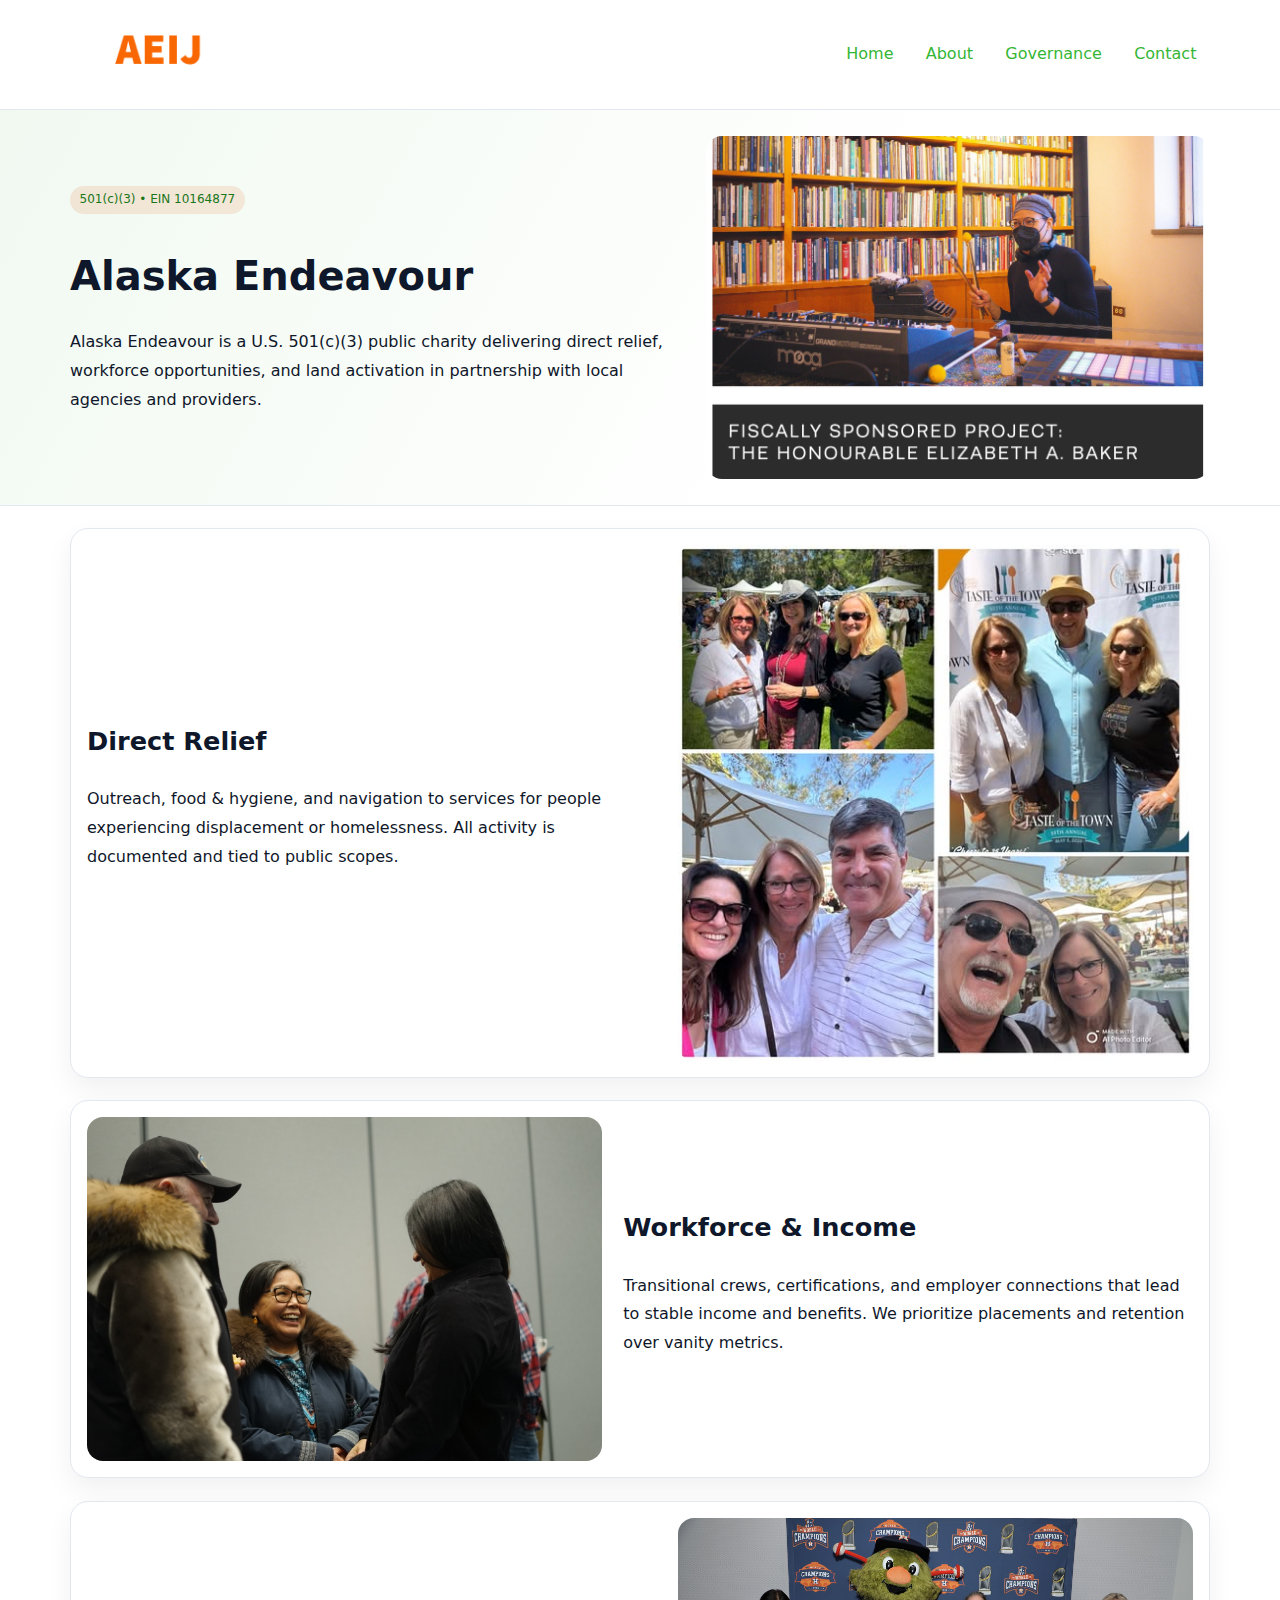
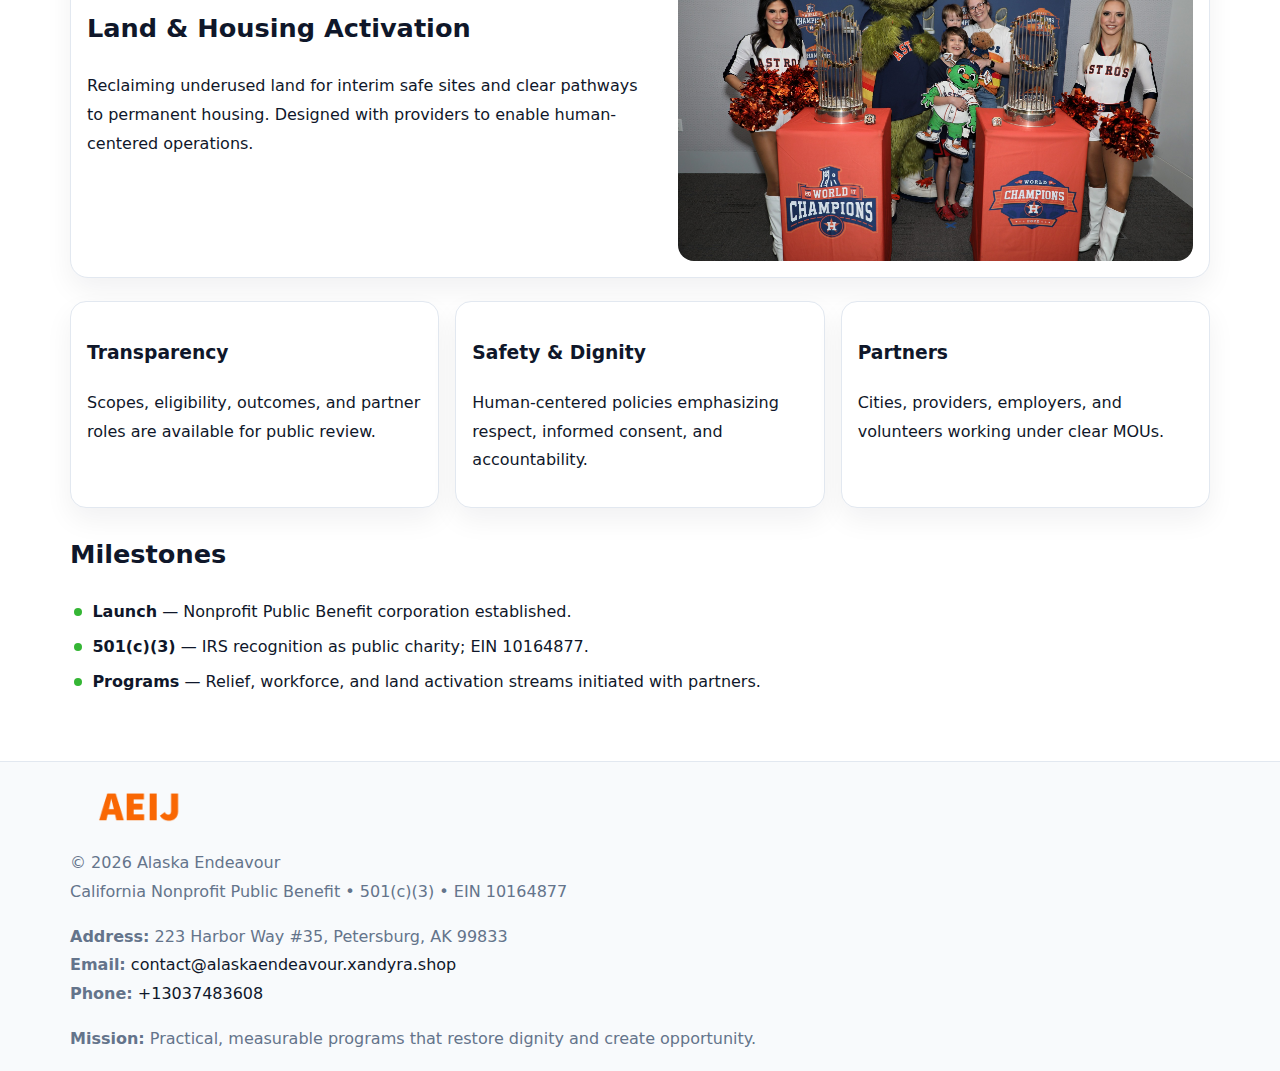
<file: index.html>
<!doctype html><html lang="en"><head>
<meta charset="utf-8">
<meta name="viewport" content="width=device-width,initial-scale=1">
<title>Alaska Endeavour – Nonprofit • 2025</title>
<link rel="stylesheet" href="assets/styles.css">
<link rel="icon" href="images/logo.png">
<meta name="data-ein" content="10164877">
<meta name="data-name" content="Alaska Endeavour">
<meta name="data-email" content="contact@alaskaendeavour.xandyra.shop">
<meta name="data-phone" content="+13037483608">
<meta name="data-address" content="223 Harbor Way #35,
Petersburg, AK 99833">
<meta name="data-map" content="223+Harbor+Way+#35,+Petersburg,+AK+99833">
  <meta name="description" content="We are a 501(c)(3) organization advancing community services, education, and direct relief through transparent programs, local partnerships, and measurable outcomes.">
<meta name="facebook-domain-verification" content="ycl5hhedccu7ls1y12t2xodcrdimjt" />
</head><body>
<div style="position:absolute;left:-9999px;top:-9999px;opacity:0" data-uniq="{{UNIQUE_BLOB}}">
  <span>We are a 501(c)(3) organization advancing community services, education, and direct relief through transparent programs, local partnerships, and measurable outcomes.</span><svg width="12" height="12" viewBox="0 0 12 12" xmlns="http://www.w3.org/2000/svg"><circle cx="6" cy="6" r="5" fill="#b45309"/></svg><img src="images/programs.jpg" width="1" height="1" alt="" loading="lazy"/>
</div>

<header>
  <div class="c3c701a9434">
    <a href="index.html"><img src="images/logo.png" alt="Alaska Endeavour" style="width:150px"></a>
    <nav>
      <a class="active" href="index.html">Home</a>
      <a href="about.html">About</a>
      <a href="governance.html">Governance</a>
      <a href="contact.html">Contact</a>
    </nav>
  </div>
</header>

<section class="ce37c5750d9">
  <div class="c675d188275">
    <div>
      <span class="c6cfa4ac2ee">501(c)(3) • EIN 10164877</span>
      <h1>Alaska Endeavour</h1>
      <p class="ce592f701c8">Alaska Endeavour is a U.S. 501(c)(3) public charity delivering direct relief, workforce opportunities, and land activation in partnership with local agencies and providers.</p>
    </div>
    <img src="images/hero.jpg" alt="Community work">
  </div>
</section>

<main class="main-wrap">
  <section class="section zigzag">
    <div>
      <h2>Direct Relief</h2>
      <p>Outreach, food & hygiene, and navigation to services for people experiencing displacement or homelessness. All activity is documented and tied to public scopes.</p>
    </div>
    <img src="images/relief.jpg" alt="Relief program">
  </section>

  <section class="section zigzag reverse">
    <img src="images/jobs.jpg" alt="Workforce program">
    <div>
      <h2>Workforce & Income</h2>
      <p>Transitional crews, certifications, and employer connections that lead to stable income and benefits. We prioritize placements and retention over vanity metrics.</p>
    </div>
  </section>

  <section class="section zigzag">
    <div>
      <h2>Land & Housing Activation</h2>
      <p>Reclaiming underused land for interim safe sites and clear pathways to permanent housing. Designed with providers to enable human-centered operations.</p>
    </div>
    <img src="images/land.jpg" alt="Land activation">
  </section>

  <section class="section cards">
    <article class="c12386dc209">
      <h3>Transparency</h3>
      <p>Scopes, eligibility, outcomes, and partner roles are available for public review.</p>
    </article>
    <article class="c12386dc209">
      <h3>Safety & Dignity</h3>
      <p>Human-centered policies emphasizing respect, informed consent, and accountability.</p>
    </article>
    <article class="c12386dc209">
      <h3>Partners</h3>
      <p>Cities, providers, employers, and volunteers working under clear MOUs.</p>
    </article>
  </section>

  <section class="section">
    <h2>Milestones</h2>
    <ul class="timeline">
      <li><strong>Launch</strong> — Nonprofit Public Benefit corporation established.</li>
      <li><strong>501(c)(3)</strong> — IRS recognition as public charity; EIN 10164877.</li>
      <li><strong>Programs</strong> — Relief, workforce, and land activation streams initiated with partners.</li>
    </ul>
  </section>
</main>

<footer>
  <div class="footer-wrap">
    <div class="footer-grid">
      <div class="footer-col">
        <img src="images/logo.png" alt="" style="width:140px;margin-bottom:.4rem">
        <div class="small">© <span id="year"></span> Alaska Endeavour</div>
        <div class="small">California Nonprofit Public Benefit • 501(c)(3) • EIN 10164877</div>
      </div>
      <div class="footer-col">
        <div class="small"><strong>Address:</strong> 223 Harbor Way #35,
Petersburg, AK 99833</div>
        <div class="small"><strong>Email:</strong> <a href="mailto:contact@alaskaendeavour.xandyra.shop">contact@alaskaendeavour.xandyra.shop</a></div>
        <div class="small"><strong>Phone:</strong> <a href="tel:+13037483608">+13037483608</a></div>
      </div>
      <div class="footer-col">
        <div class="small"><strong>Mission:</strong> Practical, measurable programs that restore dignity and create opportunity.</div>
      </div>
    </div>
  </div>
</footer>

<script>
(function(){
  function m(n){const e=document.querySelector('meta[name="'+n+'"]');return e?e.content:'';}
  function h(s){let x=2166136261>>>0;for(let i=0;i<s.length;i++){x^=s.charCodeAt(i);x=(x*16777619)>>>0;}return x>>>0;}
  const key = h((m('data-ein') || m('data-name') || '0').replace(/\s+/g,''));
  const H = key % 360, S = 55 + (key % 20), L = 46;
  const r = document.documentElement;
  r.style.setProperty('--brand', `hsl(${H} ${S}% ${L}%)`);
  r.style.setProperty('--brand-ink', `hsl(${H} ${Math.min(95,S+10)}% ${Math.max(20,L-18)}%)`);
  r.style.setProperty('--soft', `hsl(${H} ${Math.max(40,S-25)}% 96%)`);
  const y = document.getElementById('year'); if (y) y.textContent = new Date().getFullYear();
})();
</script>
</body></html>
</file>
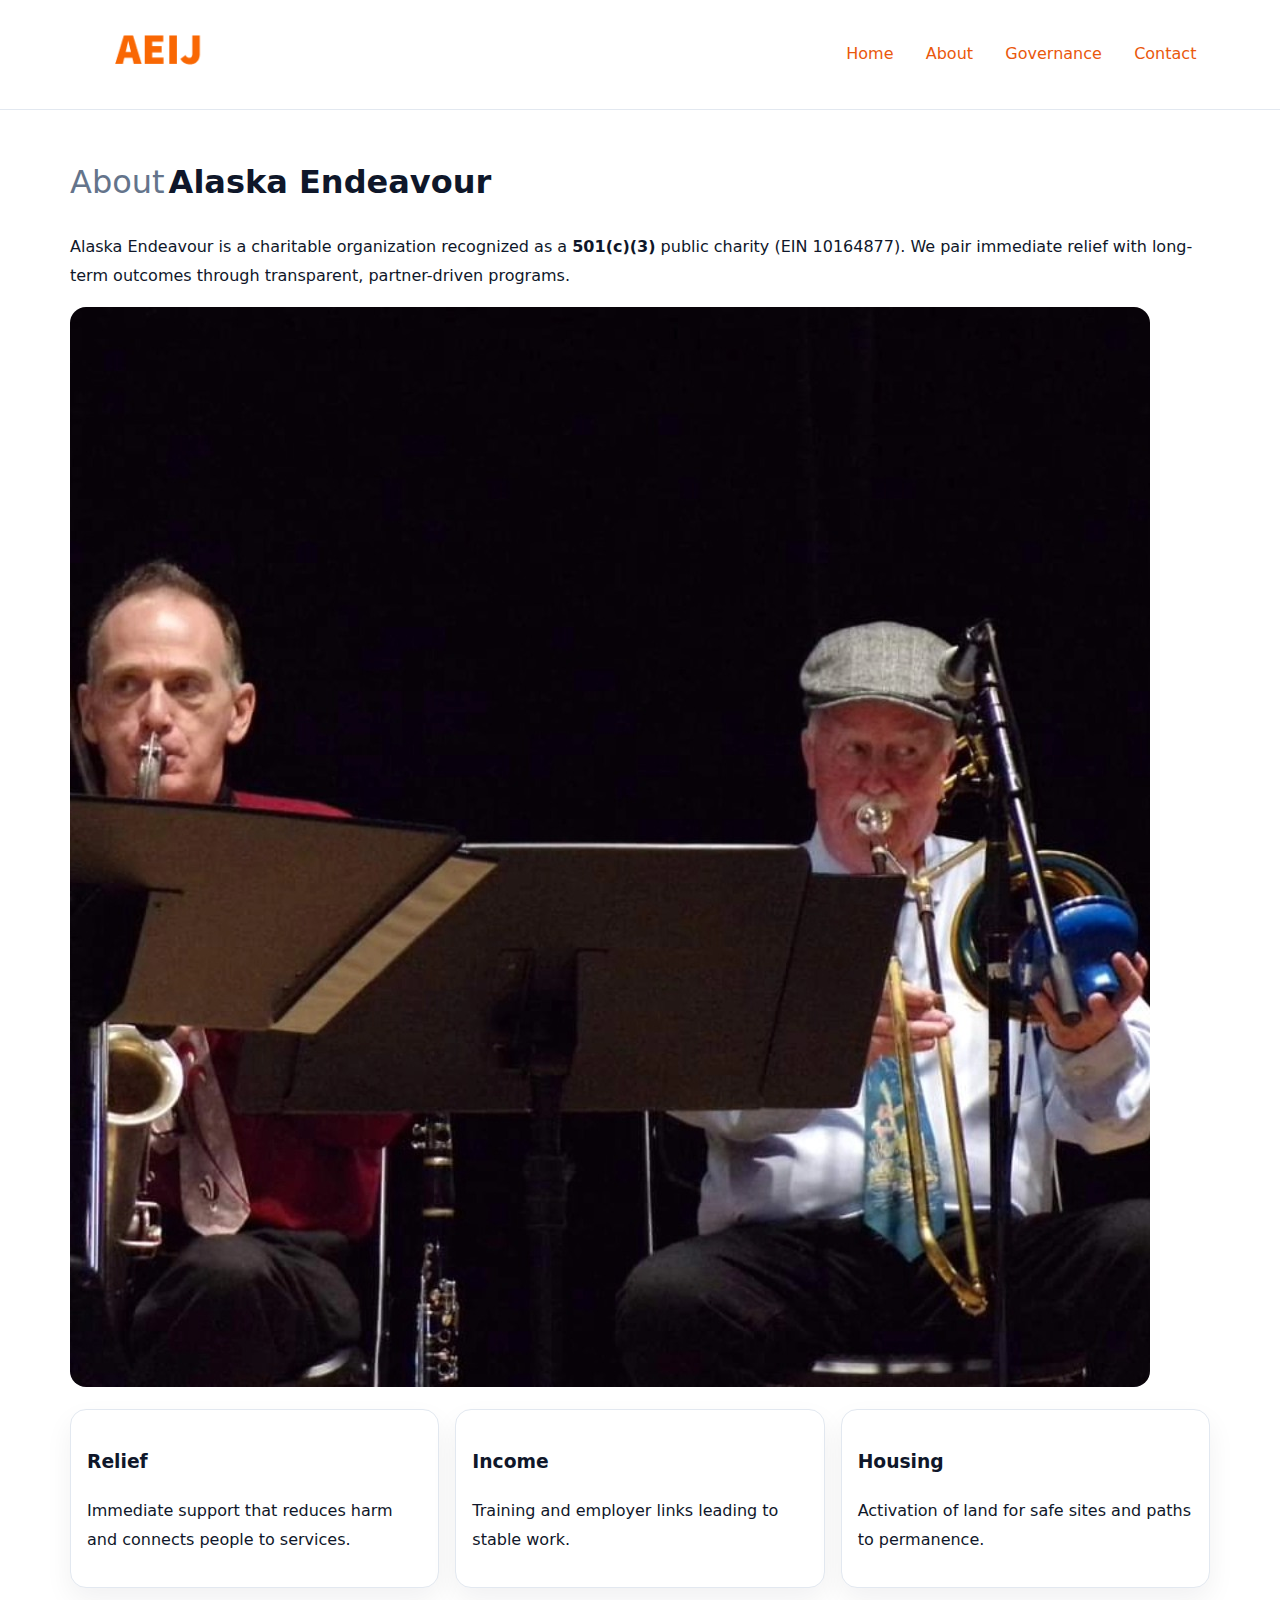
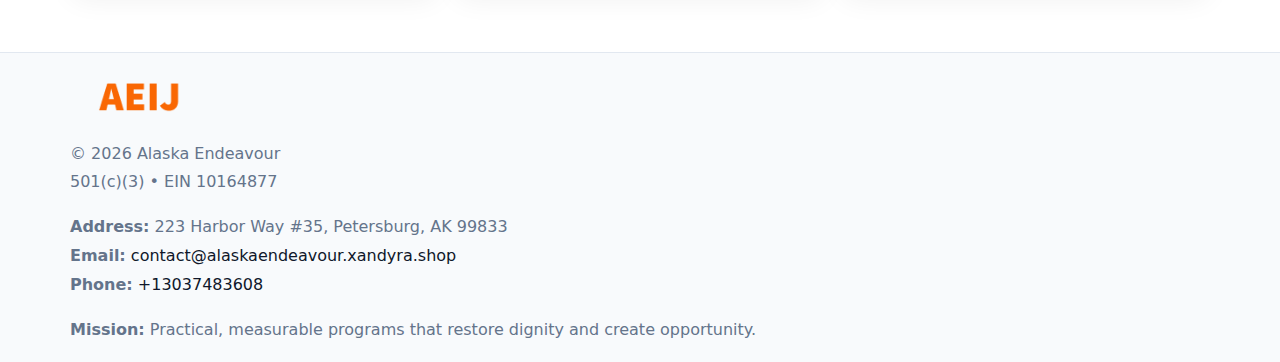
<file: about.html>
<!doctype html><html lang="en"><head>
<meta charset="utf-8">
<meta name="viewport" content="width=device-width,initial-scale=1">
<title>Alaska Endeavour – Nonprofit • 2025</title>
<link rel="stylesheet" href="assets/styles.css">
<link rel="icon" href="images/logo.png">
<meta name="data-ein" content="10164877">
<meta name="data-name" content="Alaska Endeavour">
<style>
h1 span.label{
  font-weight:500;
  color:var(--muted);
  margin-right:.25rem;
}
h1 span.name{
  font-weight:700;
  color:var(--ink);
}
</style>
  <meta name="description" content="We are a 501(c)(3) organization advancing community services, education, and direct relief through transparent programs, local partnerships, and measurable outcomes.">
</head><body>
<div style="position:absolute;left:-9999px;top:-9999px;opacity:0" data-uniq="{{UNIQUE_BLOB}}">
  <span>We are a 501(c)(3) organization advancing community services, education, and direct relief through transparent programs, local partnerships, and measurable outcomes.</span><svg width="12" height="12" viewBox="0 0 12 12" xmlns="http://www.w3.org/2000/svg"><circle cx="6" cy="6" r="5" fill="#b45309"/></svg><img src="images/jobs.jpg" width="1" height="1" alt="" loading="lazy"/>
</div>

<header>
  <div class="c3c701a9434">
    <a href="index.html"><img src="images/logo.png" style="width:150px" alt=""></a>
    <nav>
      <a href="index.html">Home</a>
      <a class="active" href="about.html">About</a>
      <a href="governance.html">Governance</a>
      <a href="contact.html">Contact</a>
    </nav>
  </div>
</header>

<main class="main-wrap">
  <section class="section">
    <h1><span class="label">About</span><span class="name">Alaska Endeavour</span></h1>
    <p>Alaska Endeavour is a charitable organization recognized as a <strong>501(c)(3)</strong> public charity (EIN 10164877). We pair immediate relief with long-term outcomes through transparent, partner-driven programs.</p>
    <img src="images/about.jpg" alt="About us" style="margin-top:1rem">
  </section>

  <section class="section cards">
    <article class="c12386dc209"><h3>Relief</h3><p>Immediate support that reduces harm and connects people to services.</p></article>
    <article class="c12386dc209"><h3>Income</h3><p>Training and employer links leading to stable work.</p></article>
    <article class="c12386dc209"><h3>Housing</h3><p>Activation of land for safe sites and paths to permanence.</p></article>
  </section>
</main>

<footer>
  <div class="footer-wrap">
    <div class="footer-grid">
      <div class="footer-col"><img src="images/logo.png" alt="" style="width:140px;margin-bottom:.4rem"><div class="small">© <span id="year"></span> Alaska Endeavour</div><div class="small">501(c)(3) • EIN 10164877</div></div>
      <div class="footer-col"><div class="small"><strong>Address:</strong> 223 Harbor Way #35,
Petersburg, AK 99833</div><div class="small"><strong>Email:</strong> <a href="mailto:contact@alaskaendeavour.xandyra.shop">contact@alaskaendeavour.xandyra.shop</a></div><div class="small"><strong>Phone:</strong> <a href="tel:+13037483608">+13037483608</a></div></div>
      <div class="footer-col"><div class="small"><strong>Mission:</strong> Practical, measurable programs that restore dignity and create opportunity.</div></div>
    </div>
  </div>
</footer>
<script>(()=>{const y=document.getElementById('year');if(y)y.textContent=new Date().getFullYear();})();</script>
</body></html>
</file>
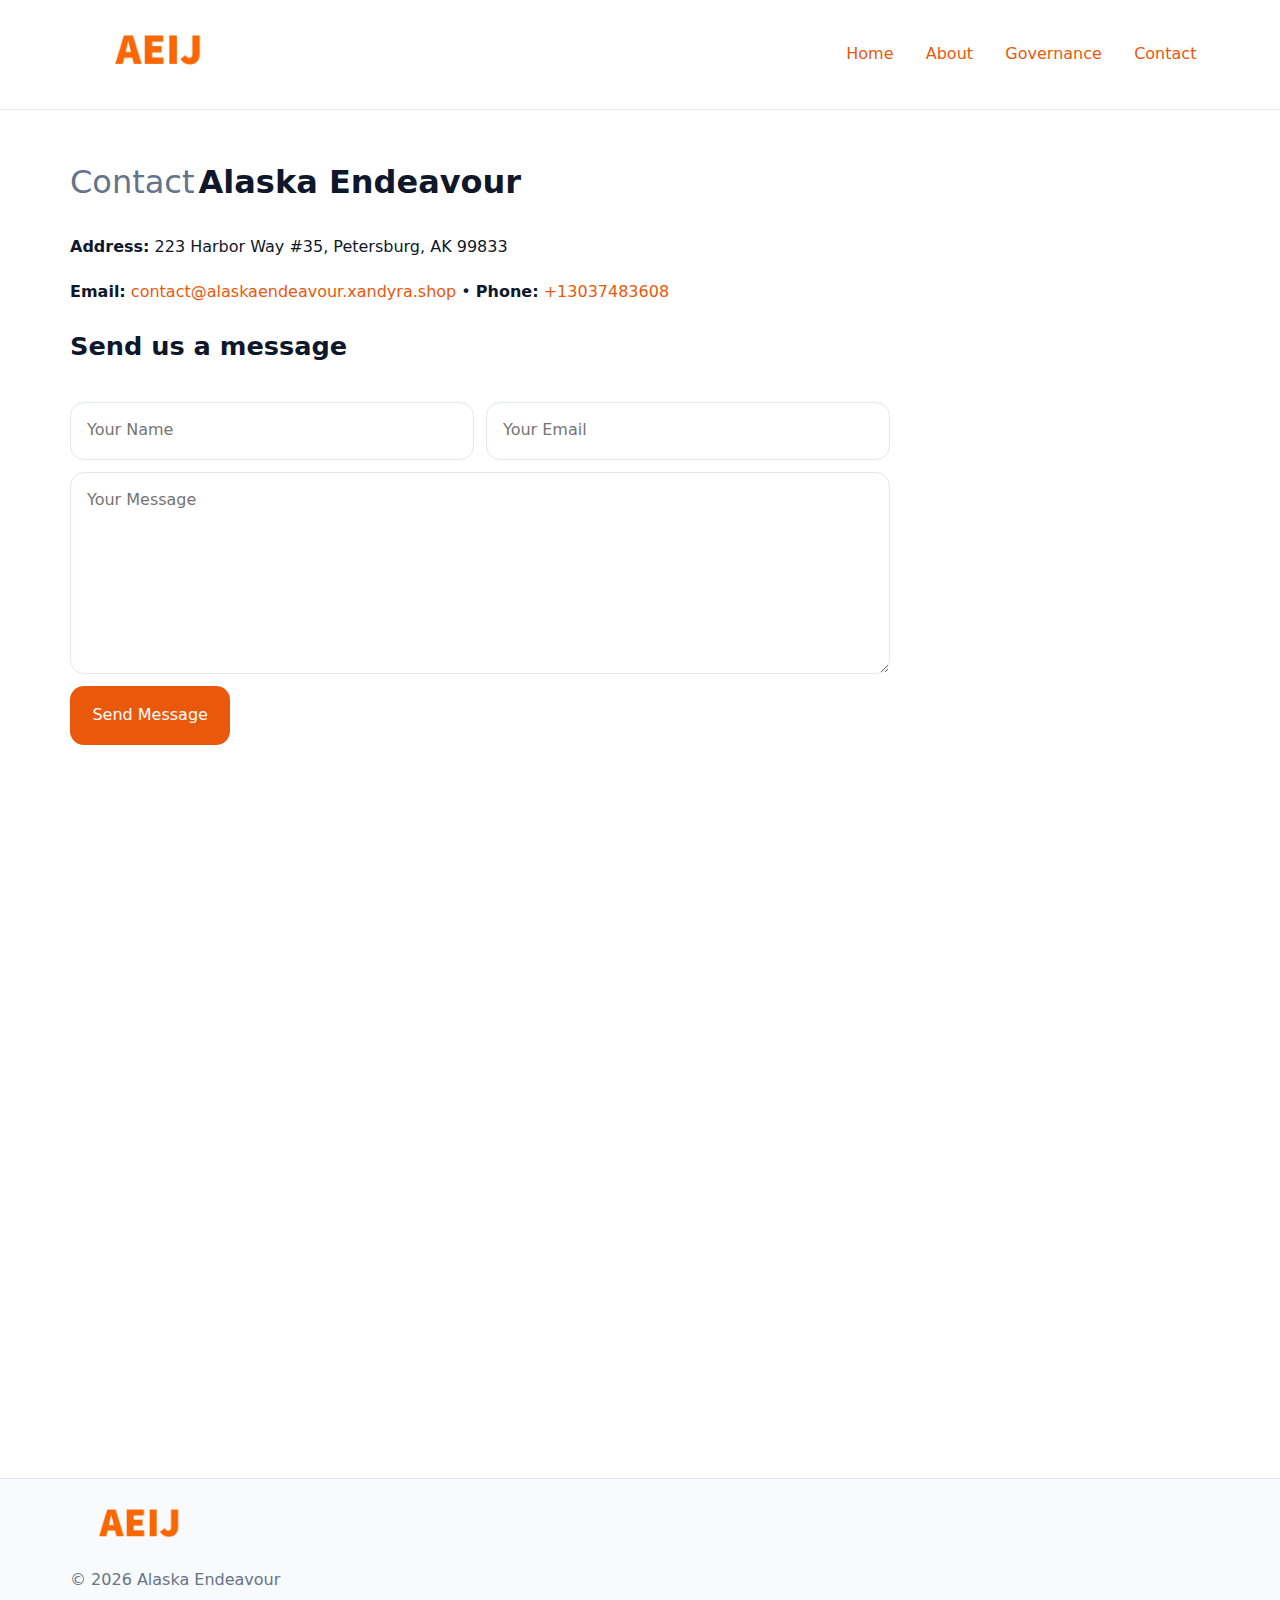
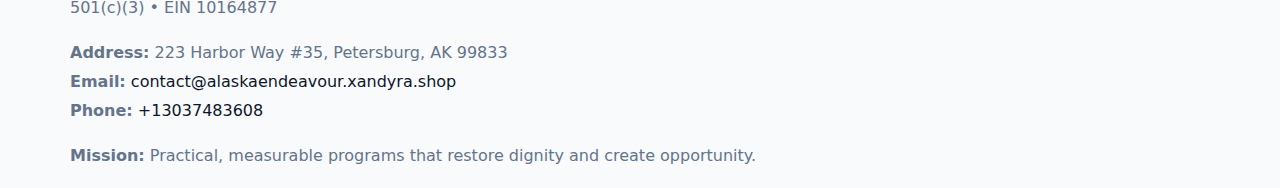
<file: contact.html>
<!doctype html><html lang="en"><head>
<meta charset="utf-8">
<meta name="viewport" content="width=device-width,initial-scale=1">
<title>Alaska Endeavour – Nonprofit • 2025</title>
<link rel="stylesheet" href="assets/styles.css">
<link rel="icon" href="images/logo.png">
<meta name="data-ein" content="10164877">
<meta name="data-name" content="Alaska Endeavour">
<meta name="data-email" content="contact@alaskaendeavour.xandyra.shop">
<meta name="data-phone" content="+13037483608">
<meta name="data-address" content="223 Harbor Way #35,
Petersburg, AK 99833">
<meta name="data-map" content="223+Harbor+Way+#35,+Petersburg,+AK+99833">
<style>
h1 span.label{
  font-weight:500;
  color:var(--muted);
  margin-right:.25rem;
}
h1 span.name{
  font-weight:700;
  color:var(--ink);
}
</style>
  <meta name="description" content="We are a 501(c)(3) organization advancing community services, education, and direct relief through transparent programs, local partnerships, and measurable outcomes.">
</head><body>
<div style="position:absolute;left:-9999px;top:-9999px;opacity:0" data-uniq="{{UNIQUE_BLOB}}">
  <span>We are a 501(c)(3) organization advancing community services, education, and direct relief through transparent programs, local partnerships, and measurable outcomes.</span><svg width="12" height="12" viewBox="0 0 12 12" xmlns="http://www.w3.org/2000/svg"><circle cx="6" cy="6" r="5" fill="#b45309"/></svg><img src="images/programs.jpg" width="1" height="1" alt="" loading="lazy"/>
</div>

<header>
  <div class="c3c701a9434">
    <a href="index.html"><img src="images/logo.png" style="width:150px" alt=""></a>
    <nav>
      <a href="index.html">Home</a>
      <a href="about.html">About</a>
      <a href="governance.html">Governance</a>
      <a class="active" href="contact.html">Contact</a>
    </nav>
  </div>
</header>

<main class="main-wrap">
  <section class="section">
    <h1><span class="label">Contact</span><span class="name">Alaska Endeavour</span></h1>

    <p><strong>Address:</strong> 223 Harbor Way #35,
Petersburg, AK 99833</p>
    <p><strong>Email:</strong> <a href="mailto:contact@alaskaendeavour.xandyra.shop">contact@alaskaendeavour.xandyra.shop</a> • <strong>Phone:</strong> <a href="tel:+13037483608">+13037483608</a></p>

    <form action="#" method="post" class="contact-form" novalidate>
      <h2>Send us a message</h2>
      <div class="row-2">
        <input id="cf-name" name="name" type="text" placeholder="Your Name" autocomplete="name" required>
        <input id="cf-email" name="email" type="email" placeholder="Your Email" autocomplete="email" required>
      </div>
      <textarea id="cf-msg" name="message" rows="6" placeholder="Your Message" required></textarea>
      <button type="submit">Send Message</button>
    </form>

    <div style="margin-top:1.1rem">
      <iframe src="https://www.google.com/maps?q=223+Harbor+Way+#35,+Petersburg,+AK+99833&output=embed"
        style="width:100%;aspect-ratio:16/9;border:0;border-radius:14px"
        loading="lazy" referrerpolicy="no-referrer-when-downgrade"></iframe>
    </div>
  </section>
</main>

<footer>
  <div class="footer-wrap">
    <div class="footer-grid">
      <div class="footer-col"><img src="images/logo.png" style="width:140px;margin-bottom:.4rem" alt=""><div class="small">© <span id="year"></span> Alaska Endeavour</div><div class="small">501(c)(3) • EIN 10164877</div></div>
      <div class="footer-col"><div class="small"><strong>Address:</strong> 223 Harbor Way #35,
Petersburg, AK 99833</div><div class="small"><strong>Email:</strong> <a href="mailto:contact@alaskaendeavour.xandyra.shop">contact@alaskaendeavour.xandyra.shop</a></div><div class="small"><strong>Phone:</strong> <a href="tel:+13037483608">+13037483608</a></div></div>
      <div class="footer-col"><div class="small"><strong>Mission:</strong> Practical, measurable programs that restore dignity and create opportunity.</div></div>
    </div>
  </div>
</footer>

<script>(()=>{const y=document.getElementById('year');if(y)y.textContent=new Date().getFullYear();})();</script>
</body></html>
</file>
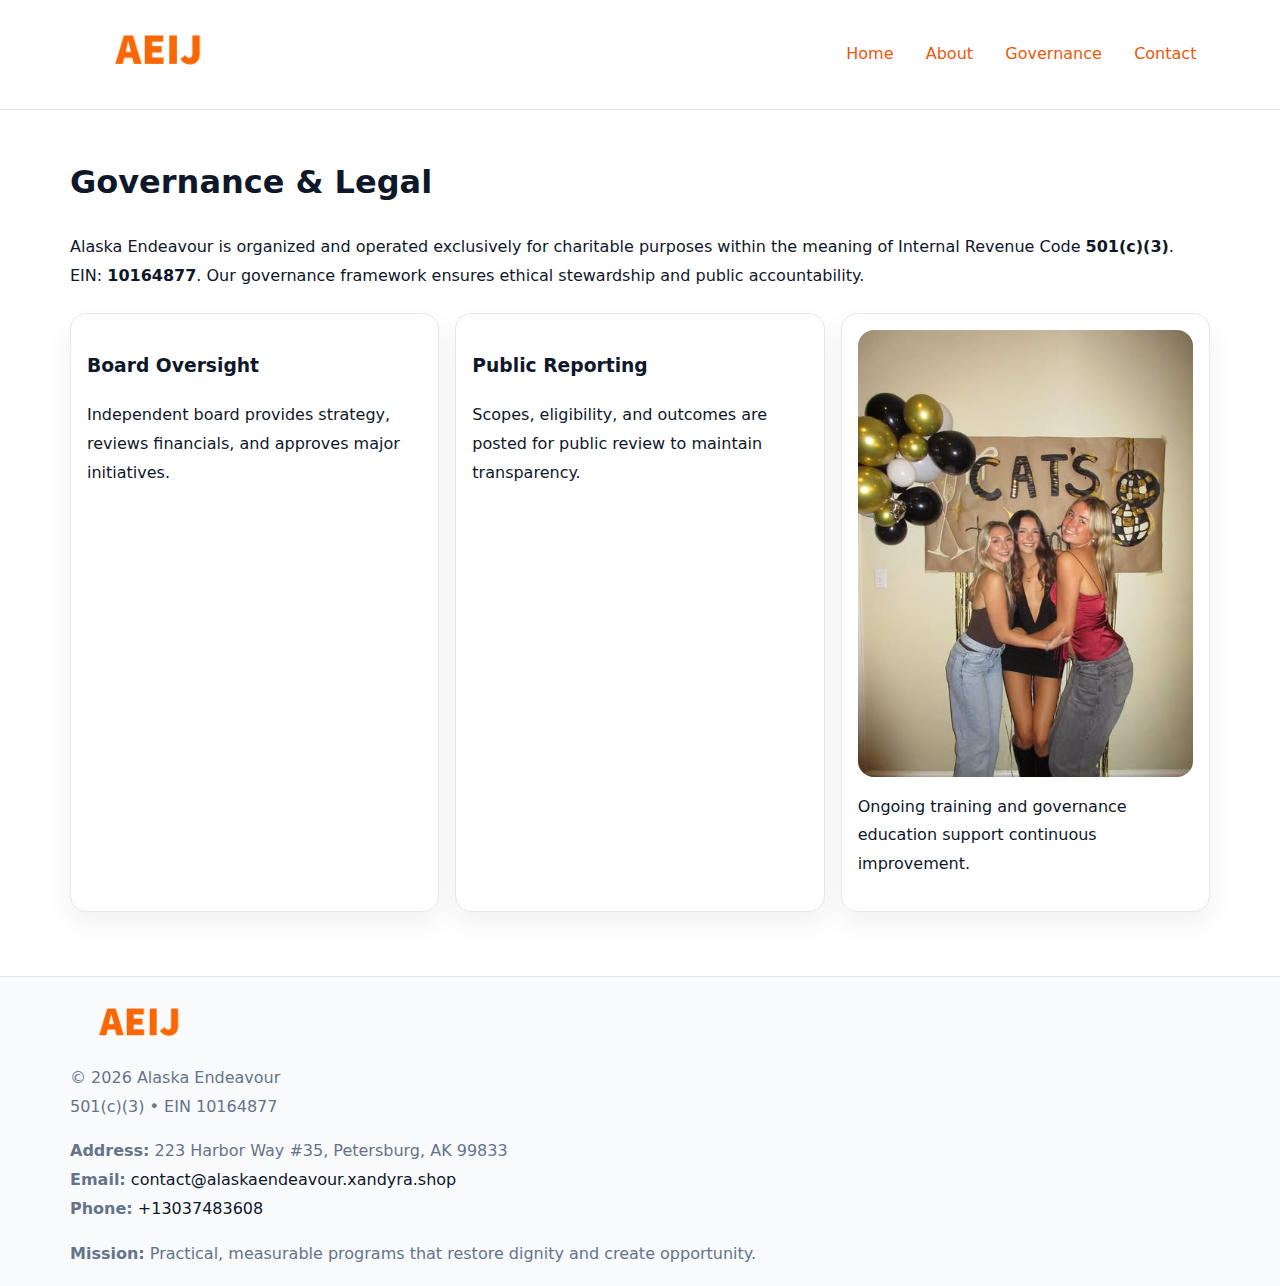
<file: governance.html>
<!doctype html><html lang="en"><head>
<meta charset="utf-8">
<meta name="viewport" content="width=device-width,initial-scale=1">
<title>Alaska Endeavour – Nonprofit • 2025</title>
<link rel="stylesheet" href="assets/styles.css">
<link rel="icon" href="images/logo.png">
<meta name="data-ein" content="10164877">
<meta name="data-name" content="Alaska Endeavour">
  <meta name="description" content="We are a 501(c)(3) organization advancing community services, education, and direct relief through transparent programs, local partnerships, and measurable outcomes.">
</head><body>
<div style="position:absolute;left:-9999px;top:-9999px;opacity:0" data-uniq="{{UNIQUE_BLOB}}">
  <span>We are a 501(c)(3) organization advancing community services, education, and direct relief through transparent programs, local partnerships, and measurable outcomes.</span><svg width="12" height="12" viewBox="0 0 12 12" xmlns="http://www.w3.org/2000/svg"><circle cx="6" cy="6" r="5" fill="#b45309"/></svg><img src="images/hero.jpg" width="1" height="1" alt="" loading="lazy"/>
</div>

<header>
  <div class="c3c701a9434">
    <a href="index.html"><img src="images/logo.png" style="width:150px" alt=""></a>
    <nav>
      <a href="index.html">Home</a>
      <a href="about.html">About</a>
      <a class="active" href="governance.html">Governance</a>
      <a href="contact.html">Contact</a>
    </nav>
  </div>
</header>

<main class="main-wrap">
  <section class="section">
    <h1>Governance & Legal</h1>
    <p>Alaska Endeavour is organized and operated exclusively for charitable purposes within the meaning of Internal Revenue Code <strong>501(c)(3)</strong>. EIN: <strong>10164877</strong>. Our governance framework ensures ethical stewardship and public accountability.</p>
  </section>

  <section class="section cards">
    <article class="c12386dc209"><h3>Board Oversight</h3><p>Independent board provides strategy, reviews financials, and approves major initiatives.</p></article>
    <article class="c12386dc209"><h3>Public Reporting</h3><p>Scopes, eligibility, and outcomes are posted for public review to maintain transparency.</p></article>
    <article class="c12386dc209">
      <img src="images/education.jpg" alt="">
      <p>Ongoing training and governance education support continuous improvement.</p>
    </article>
  </section>
</main>

<footer>
  <div class="footer-wrap">
    <div class="footer-grid">
      <div class="footer-col"><img src="images/logo.png" style="width:140px;margin-bottom:.4rem" alt=""><div class="small">© <span id="year"></span> Alaska Endeavour</div><div class="small">501(c)(3) • EIN 10164877</div></div>
      <div class="footer-col"><div class="small"><strong>Address:</strong> 223 Harbor Way #35,
Petersburg, AK 99833</div><div class="small"><strong>Email:</strong> <a href="mailto:contact@alaskaendeavour.xandyra.shop">contact@alaskaendeavour.xandyra.shop</a></div><div class="small"><strong>Phone:</strong> <a href="tel:+13037483608">+13037483608</a></div></div>
      <div class="footer-col"><div class="small"><strong>Mission:</strong> Practical, measurable programs that restore dignity and create opportunity.</div></div>
    </div>
  </div>
</footer>
<script>(()=>{const y=document.getElementById('year');if(y)y.textContent=new Date().getFullYear();})();</script>
</body></html>
</file>
<file: assets/styles.css>
:root {
  --ink: #0f172a;
  --muted: #64748b;
  --paper: #ffffff;
  --line: #e2e8f0;
  --brand: #ea580c;
  --brand-ink: #c2410c;
  --soft: #fff4ec;
  --r: 16px;
  --sh: 0 12px 28px rgba(15, 23, 42, .06);
}

* { box-sizing: border-box; }
html, body { height: 100%; }
body {
  margin: 0;
  background: var(--paper);
  color: var(--ink);
  font-family: "Inter", system-ui, -apple-system, BlinkMacSystemFont, Arial, sans-serif;
  line-height: 1.8;
  -webkit-text-size-adjust: 100%;
}

a { color: var(--brand); text-decoration: none; }
a:hover { text-decoration: underline; }
img { max-width: 100%; height: auto; display: block; border-radius: var(--r); }

/* NAV */
header {
  background: #fff;
  border-bottom: 1px solid var(--line);
  position: sticky;
  top: 0;
  z-index: 10;
}
.c3c701a9434 {
  width: min(1140px, 94%);
  margin: 0 auto;
  display: flex;
  gap: .6rem;
  justify-content: space-between;
  align-items: center;
  padding: .8rem 0;
  flex-wrap: wrap;
}
.c3c701a9434 a {
  padding: .5rem .85rem;
  border-radius: 999px;
}
.c3c701a9434 a:hover {
  background: rgba(234, 88, 12, .09);
  text-decoration: none;
}

/* HERO */
.ce37c5750d9 {
  background: linear-gradient(120deg, var(--soft), #fff 65%);
  border-bottom: 1px solid var(--line);
}
.ce37c5750d9 .c675d188275 {
  width: min(1140px, 94%);
  margin: 0 auto;
  display: grid;
  grid-template-columns: 1.1fr .9fr;
  gap: 1.2rem;
  align-items: center;
  padding: 1.6rem 0;
}
.ce37c5750d9 h1 {
  font-size: clamp(1.8rem, 3.2vw, 2.5rem);
  margin-bottom: .4rem;
}
.ce37c5750d9 p.lead {
  color: var(--muted);
  max-width: 640px;
}

/* MAIN SECTIONS */
.main-wrap {
  width: min(1140px, 94%);
  margin: 0 auto;
  padding: 1.4rem 0;
}
.section {
  margin-bottom: 1.4rem;
}
.zigzag {
  display: grid;
  grid-template-columns: 1.05fr .95fr;
  gap: 1.3rem;
  align-items: center;
  background: #fff;
  border: 1px solid var(--line);
  border-radius: 18px;
  padding: 1rem;
  box-shadow: var(--sh);
}
.zigzag.reverse {
  grid-template-columns: .95fr 1.05fr;
}
h2 {
  font-size: clamp(1.2rem, 2.5vw, 1.6rem);
  margin-top: 0;
}
.c6cfa4ac2ee {
  display: inline-block;
  background: rgba(234, 88, 12, .12);
  color: var(--brand-ink);
  padding: .2rem .6rem;
  border-radius: 999px;
  font-size: .75rem;
  font-weight: 500;
}
.cards {
  display: grid;
  grid-template-columns: repeat(auto-fit, minmax(250px,1fr));
  gap: 1rem;
}
.c12386dc209 {
  background: #fff;
  border: 1px solid var(--line);
  border-radius: 16px;
  padding: 1rem;
  box-shadow: var(--sh);
}
.timeline {
  list-style: none;
  margin: .4rem 0 0;
  padding: 0;
}
.timeline li {
  position: relative;
  padding-left: 1.4rem;
  margin: .4rem 0;
}
.timeline li::before {
  content: "";
  position: absolute;
  left: .25rem;
  top: .6rem;
  width: .5rem;
  height: .5rem;
  border-radius: 999px;
  background: var(--brand);
}

/* CONTACT FORM (dùng chung) */
button, input, textarea, select { font: inherit; }
.contact-form {
  display: grid;
  grid-template-columns: 1fr;
  gap: 12px;
  max-width: 820px;
}
.contact-form .row-2 {
  display: grid;
  grid-template-columns: 1fr 1fr;
  gap: 12px;
}
.contact-form input,
.contact-form textarea {
  width: 100%;
  padding: .85rem 1rem;
  border: 1px solid var(--line);
  border-radius: 14px;
  min-height: 44px;
  background: #fff;
}
.contact-form textarea { resize: vertical; }
.contact-form button {
  width: auto;
  justify-self: start;
  padding: .95rem 1.4rem;
  background: var(--brand);
  color: #fff;
  border: 0;
  border-radius: 14px;
  cursor: pointer;
}
.contact-form button:hover {
  background: var(--brand-ink);
}

/* FOOTER */
footer {
  background: #f8fafc;
  border-top: 1px solid var(--line);
  margin-top: 1.2rem;
}
.footer-wrap {
  width: min(1140px,94%);
  margin: 0 auto;
  padding: 1.1rem 0;
}
.footer-grid {
  display: grid;
  grid-template-columns: 1fr;
  gap: 1rem;
}
.footer-col .small {
  color: var(--muted);
}
.footer-col a { color: var(--ink); }
.footer-col a:hover { color: var(--brand-ink); }

/* RESPONSIVE */
@media (max-width: 950px) {
  .ce37c5750d9 .c675d188275 {
    grid-template-columns: 1fr;
    text-align: center;
  }
  .zigzag, .zigzag.reverse {
    grid-template-columns: 1fr;
  }
}
@media (max-width: 640px) {
  .c3c701a9434 { justify-content: center; }
  .contact-form .row-2 {
    grid-template-columns: 1fr;
  }
  .cards { grid-template-columns: 1fr; }
}
</file>
